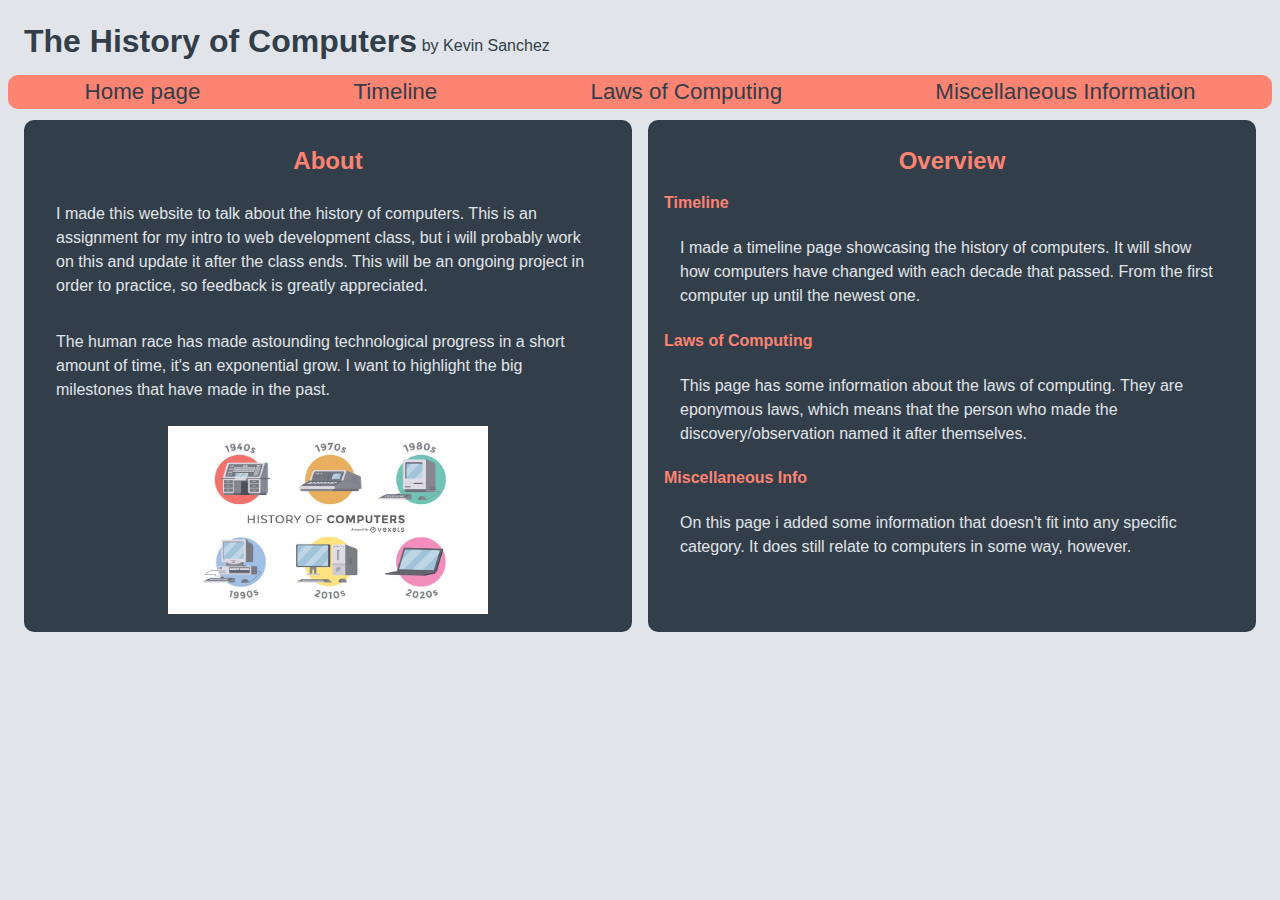
<file: index.html>
<!DOCTYPE html>
<html lang="en">
  <head>
    <meta charset="UTF-8" />
    <meta http-equiv="X-UA-Compatible" content="IE=edge" />
    <meta name="viewport" content="width=device-width, initial-scale=1.0" />
    <title>The History of Computers</title>
    <link rel="stylesheet" href="stylesheet.css" />
  </head>
  <body>
    <div class="header">
      <h1>The History of Computers</h1>
      <p class="name">by Kevin Sanchez</p>
    </div>
    <nav>
      <ul>
        <li><a href="index.html">Home page</a></li>
        <li><a href="timeline.html">Timeline</a></li>
        <li><a href="computinglaws.html">Laws of Computing</a></li>
        <li><a href="MiscInfo.html">Miscellaneous Information</a></li>
      </ul>
    </nav>

    <section id="container">
      <!-- Left box -->
      <div id="left-box">
        <h2>About</h2>
        <p>
          I made this website to talk about the history of computers. This is an
          assignment for my intro to web development class, but i will probably
          work on this and update it after the class ends. This will be an
          ongoing project in order to practice, so feedback is greatly
          appreciated.
        </p>
        <p>
          The human race has made astounding technological progress in a short
          amount of time, it's an exponential grow. I want to highlight the big
          milestones that have made in the past.
        </p>
        <img src="images/computer-history.jpg" alt="computers" />
      </div>

      <!-- right box -->
      <div id="right-box">
        <h2 id="overview">Overview</h2>
        <div>
          <h4>Timeline</h4>
          <p>
            I made a timeline page showcasing the history of computers. It will
            show how computers have changed with each decade that passed. From
            the first computer up until the newest one.
          </p>
        </div>
        <div>
          <h4>Laws of Computing</h4>
          <p>
            This page has some information about the laws of computing. They are
            eponymous laws, which means that the person who made the
            discovery/observation named it after themselves.
          </p>
        </div>
        <div>
          <h4>Miscellaneous Info</h4>
          <p>
            On this page i added some information that doesn't fit into any
            specific category. It does still relate to computers in some way,
            however.
          </p>
        </div>
      </div>
    </section>
  </body>
</html>
</file>
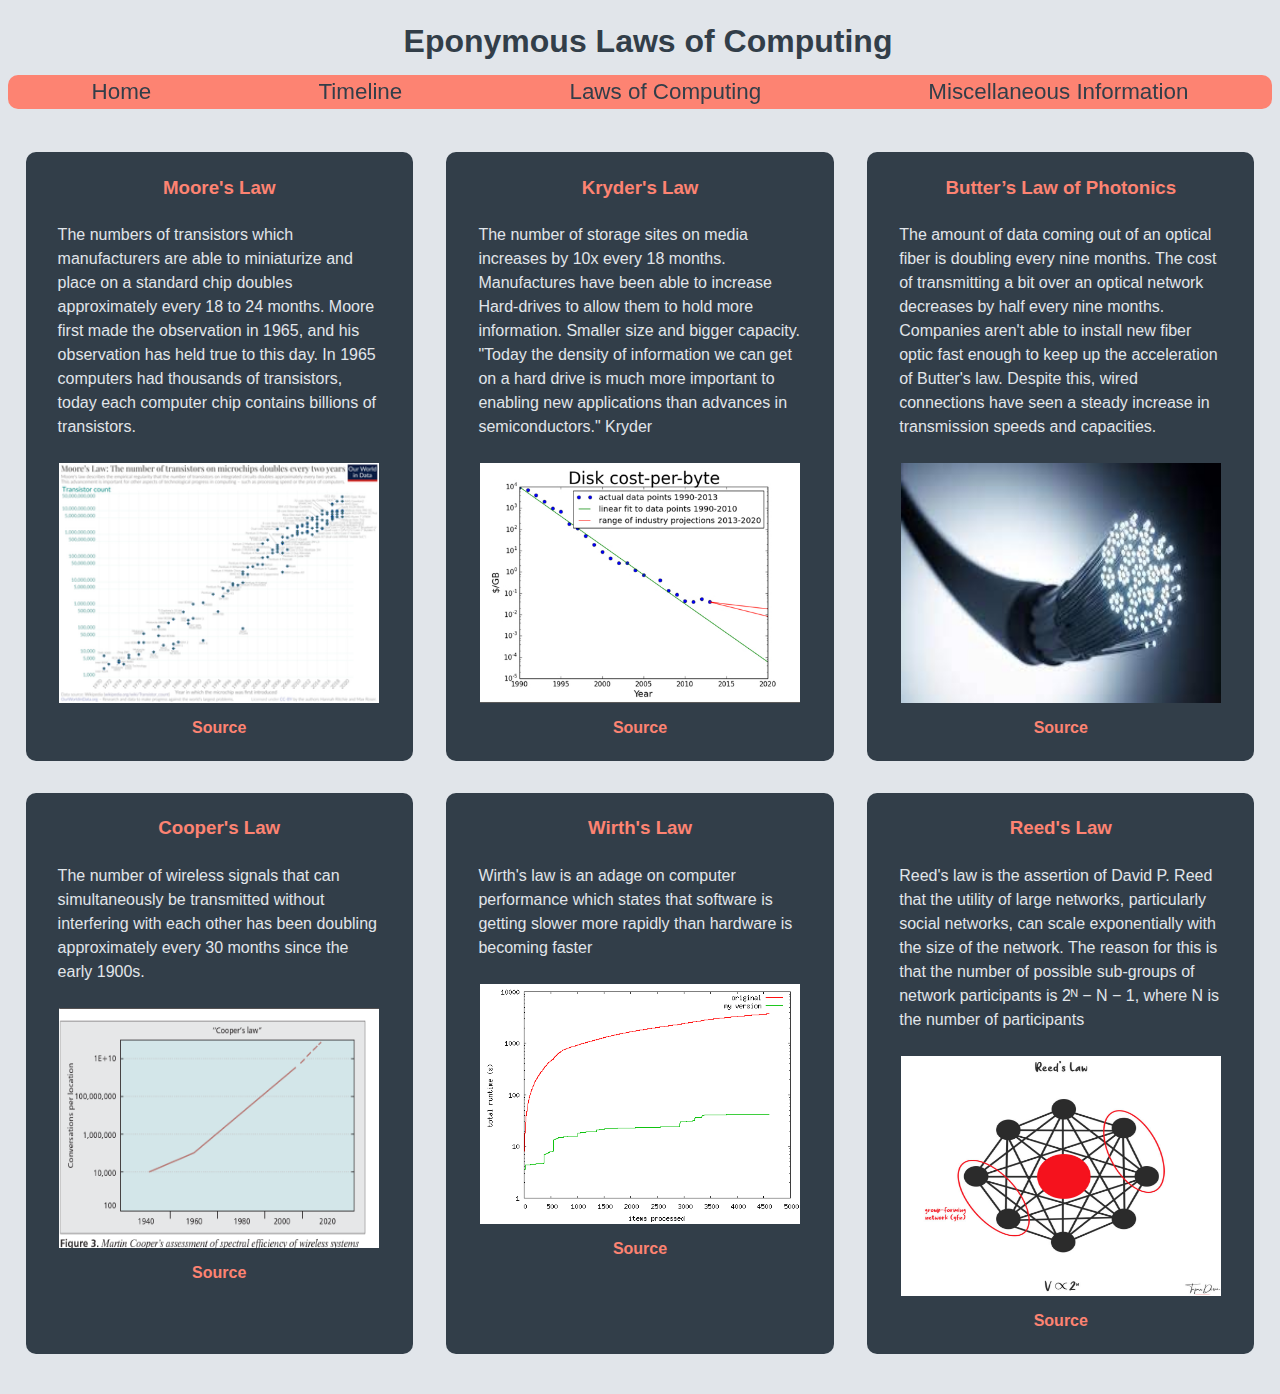
<file: computinglaws.html>
<!DOCTYPE html>
<html lang="en">
  <head>
    <meta charset="UTF-8" />
    <meta http-equiv="X-UA-Compatible" content="IE=edge" />
    <meta name="viewport" content="width=device-width, initial-scale=1.0" />
    <title>The History of Computers</title>
    <link rel="stylesheet" href="stylesheet.css" />
  </head>
  <body>
    <h1 class="top-text">Eponymous Laws of Computing</h1>
    <nav>
      <ul>
        <li><a href="index.html">Home</a></li>
        <li><a href="timeline.html">Timeline</a></li>
        <li><a href="computinglaws.html">Laws of Computing</a></li>
        <li><a href="MiscInfo.html">Miscellaneous Information</a></li>
      </ul>
    </nav>
    <main id="law-container">
      <div class="box">
        <!-- Moore -->
        <h3>Moore's Law</h3>
        <p>
          The numbers of transistors which manufacturers are able to miniaturize
          and place on a standard chip doubles approximately every 18 to 24
          months. Moore first made the observation in 1965, and his observation
          has held true to this day. In 1965 computers had thousands of
          transistors, today each computer chip contains billions of
          transistors.
        </p>
        <img src="images/Moore's_Law.jpg" alt="Graph" />

        <a href="https://digitaldeliverance.com/the-rise/moores-law/"
          ><h4>Source</h4></a
        >
      </div>
      <div class="box">
        <!-- Kryder -->
        <h3>Kryder's Law</h3>
        <p>
          The number of storage sites on media increases by 10x every 18 months.
          Manufactures have been able to increase Hard-drives to allow them to
          hold more information. Smaller size and bigger capacity. "Today the
          density of information we can get on a hard drive is much more
          important to enabling new applications than advances in
          semiconductors." Kryder
        </p>
        <img src="images/kryder_slowdown.jpg" alt="graph" />
        <a href="https://www.scientificamerican.com/article/kryders-law/"
          ><h4>Source</h4></a
        >
      </div>
      <div class="box">
        <!-- Butter -->
        <h3>Butter’s Law of Photonics</h3>
        <p>
          The amount of data coming out of an optical fiber is doubling every
          nine months. The cost of transmitting a bit over an optical network
          decreases by half every nine months. Companies aren't able to install
          new fiber optic fast enough to keep up the acceleration of Butter's
          law. Despite this, wired connections have seen a steady increase in
          transmission speeds and capacities.
        </p>
        <img src="images/fiber-optic.jpg" alt="Fiber Optics" />
        <a href="https://digitaldeliverance.com/the-rise/butters-law/">
          <h4>Source</h4></a
        >
      </div>
      <div class="box">
        <!-- Cooper -->
        <h3>Cooper's Law</h3>
        <p>
          The number of wireless signals that can simultaneously be transmitted
          without interfering with each other has been doubling approximately
          every 30 months since the early 1900s.
        </p>
        <img src="images/cooper-law.png" alt="Graph with line going up" />
        <a href="https://en.wikipedia.org/wiki/Martin_Cooper_(inventor)"
          ><h4>Source</h4></a
        >
      </div>
      <div class="box">
        <!-- Wirth -->
        <h3>Wirth's Law</h3>
        <p>
          Wirth's law is an adage on computer performance which states that
          software is getting slower more rapidly than hardware is becoming
          faster
        </p>
        <img src="images/wirth-law.png" alt="graph of two lines" />
        <a href="https://en.wikipedia.org/wiki/Wirth%27s_law"
          ><h4>Source</h4></a
        >
      </div>
      <div class="box">
        <!-- Reed -->
        <h3>Reed's Law</h3>
        <p>
          Reed's law is the assertion of David P. Reed that the utility of large
          networks, particularly social networks, can scale exponentially with
          the size of the network. The reason for this is that the number of
          possible sub-groups of network participants is 2ᴺ − N − 1, where N is
          the number of participants
        </p>
        <img
          src="images/Reeds-Law.jpg"
          alt="diagram of networks interconnecting"
        />
        <a href="https://en.wikipedia.org/wiki/Reed%27s_law"><h4>Source</h4></a>
      </div>
    </main>
  </body>
</html>
</file>
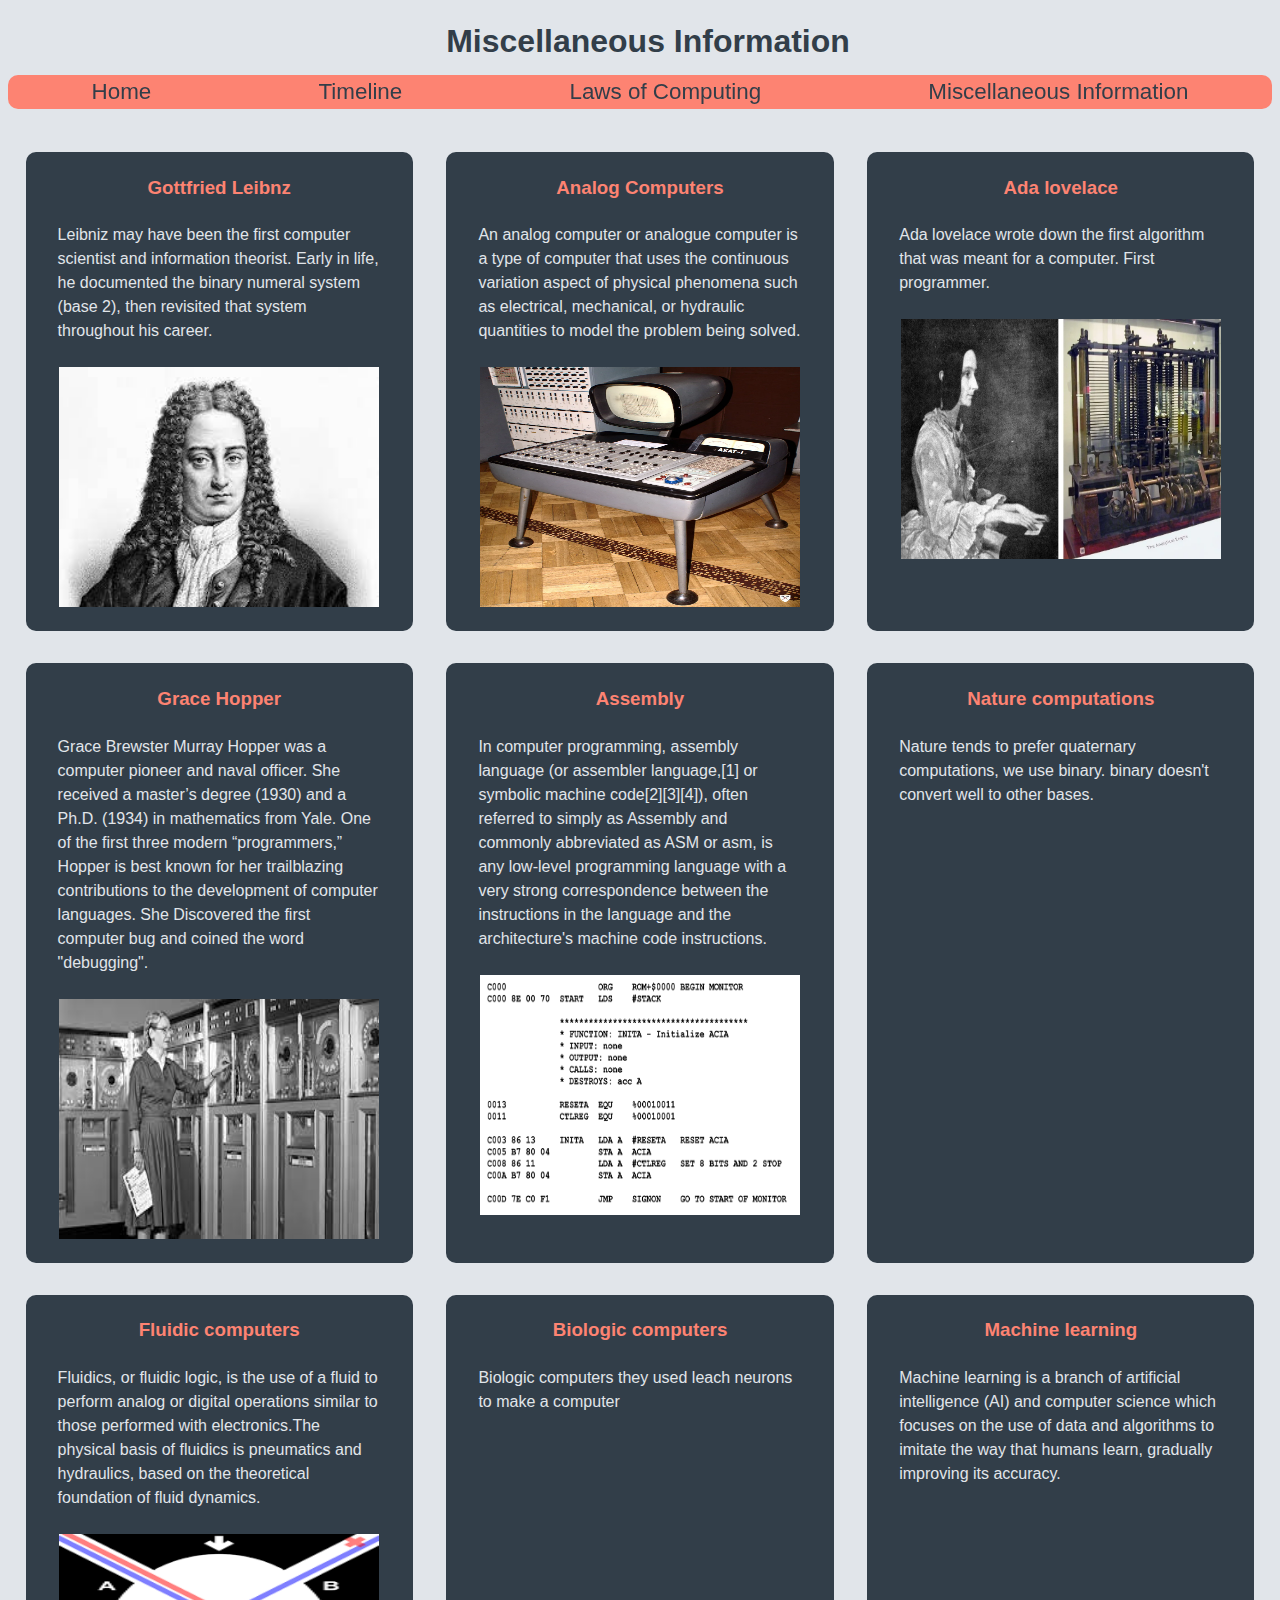
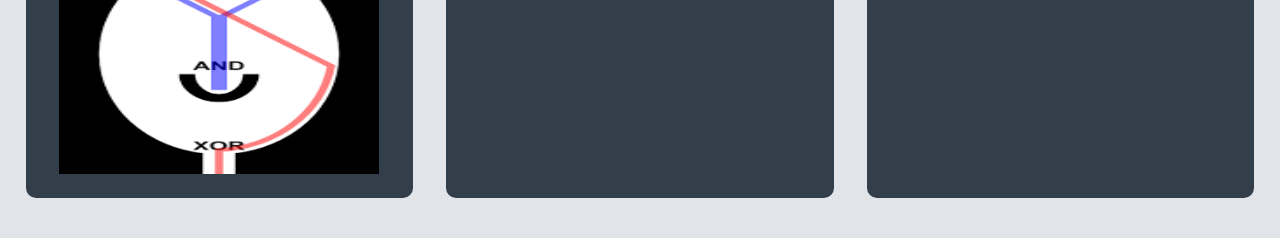
<file: MiscInfo.html>
<!DOCTYPE html>
<html lang="en">
  <head>
    <meta charset="UTF-8" />
    <meta http-equiv="X-UA-Compatible" content="IE=edge" />
    <meta name="viewport" content="width=device-width, initial-scale=1.0" />
    <title>The History of Computers</title>
    <link rel="stylesheet" href="stylesheet.css" />
  </head>
  <body>
    <h1 class="top-text">Miscellaneous Information</h1>
    <nav>
      <ul>
        <li><a href="index.html">Home</a></li>
        <li><a href="timeline.html">Timeline</a></li>
        <li><a href="computinglaws.html">Laws of Computing</a></li>
        <li><a href="MiscInfo.html">Miscellaneous Information</a></li>
      </ul>
    </nav>
    <section class="info-container">
      <!-- Gottfried Leibnz -->
      <div class="box">
        <h3>Gottfried Leibnz</h3>
        <p>
          Leibniz may have been the first computer scientist and information
          theorist. Early in life, he documented the binary numeral system (base
          2), then revisited that system throughout his career.
        </p>
        <img
          src="images/gottfried.jpg"
          alt="painting of a man with curly long hair"
        />
      </div>
      <!-- Analog Computers -->
      <div class="box">
        <h3>Analog Computers</h3>
        <p>
          An analog computer or analogue computer is a type of computer that
          uses the continuous variation aspect of physical phenomena such as
          electrical, mechanical, or hydraulic quantities to model the problem
          being solved.
        </p>
        <img
          src="images/analog-computer.jpg"
          alt="picture of an analog computer on wheels"
        />
      </div>
      <!-- Ada Lovelace -->
      <div class="box">
        <h3>Ada lovelace</h3>
        <p>
          Ada lovelace wrote down the first algorithm that was meant for a
          computer. First programmer.
        </p>
        <img src="images/ada-n-the-machine.jpg" alt="Ada Lovelace portrait" />
      </div>
      <!-- Grace Hopper -->
      <div class="box">
        <h3>Grace Hopper</h3>
        <p>
          Grace Brewster Murray Hopper was a computer pioneer and naval officer.
          She received a master’s degree (1930) and a Ph.D. (1934) in
          mathematics from Yale. One of the first three modern “programmers,”
          Hopper is best known for her trailblazing contributions to the
          development of computer languages. She Discovered the first computer
          bug and coined the word "debugging".
        </p>
        <img
          src="images/grace-hopper.jpg"
          alt="woman standing in front of machine"
        />
      </div>
      <!-- Assembly computer language -->
      <div class="box">
        <h3>Assembly</h3>
        <p>
          In computer programming, assembly language (or assembler language,[1]
          or symbolic machine code[2][3][4]), often referred to simply as
          Assembly and commonly abbreviated as ASM or asm, is any low-level
          programming language with a very strong correspondence between the
          instructions in the language and the architecture's machine code
          instructions.
        </p>
        <img
          src="images/assembly-language.png"
          alt="pitcute of black text on white background"
        />
      </div>
      <!-- Nature computations -->
      <div class="box">
        <h3>Nature computations</h3>
        <p>
          Nature tends to prefer quaternary computations, we use binary. binary
          doesn't convert well to other bases.
        </p>
      </div>
      <!-- Fluidic Computers -->
      <div class="box">
        <h3>Fluidic computers</h3>
        <p>
          Fluidics, or fluidic logic, is the use of a fluid to perform analog or
          digital operations similar to those performed with electronics.The
          physical basis of fluidics is pneumatics and hydraulics, based on the
          theoretical foundation of fluid dynamics.
        </p>
        <img
          src="images/fluidics.png"
          alt="graph of water moving down a device"
        />
      </div>
      <!-- Biological computers -->
      <div class="box">
        <h3>Biologic computers</h3>
        <p>Biologic computers they used leach neurons to make a computer</p>
      </div>
      <!-- AI -->
      <div class="box">
        <h3>Machine learning</h3>
        <p>
          Machine learning is a branch of artificial intelligence (AI) and
          computer science which focuses on the use of data and algorithms to
          imitate the way that humans learn, gradually improving its accuracy.
        </p>
      </div>
    </section>
  </body>
</html>
</file>
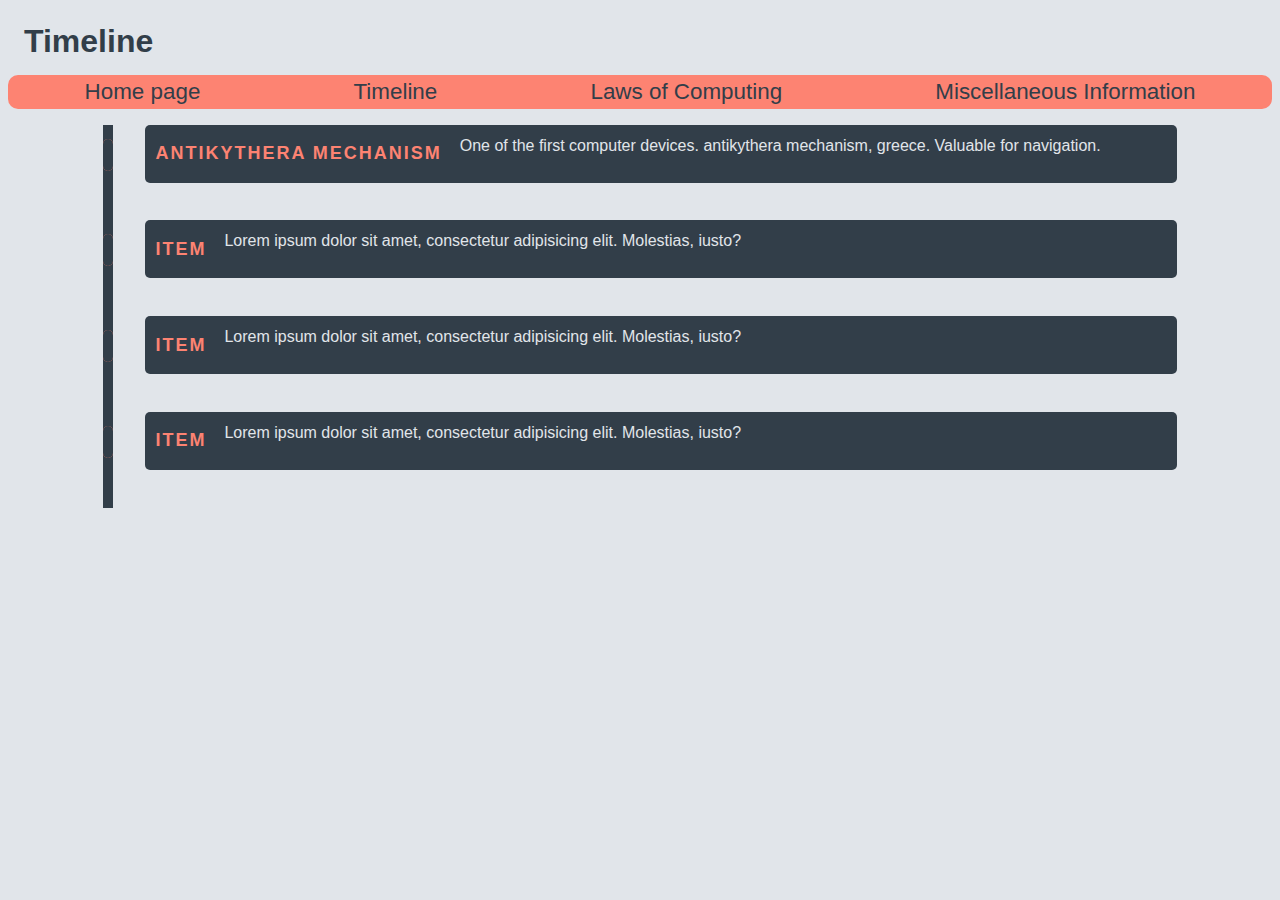
<file: timeline.html>
<!DOCTYPE html>
<html lang="en">
  <head>
    <meta charset="UTF-8" />
    <meta http-equiv="X-UA-Compatible" content="IE=edge" />
    <meta name="viewport" content="width=device-width, initial-scale=1.0" />
    <title>The History of Computers</title>
    <link rel="stylesheet" href="stylesheet.css" />
  </head>
  <body>
    <h1>Timeline</h1>
    <nav>
      <ul>
        <li><a href="index.html">Home page</a></li>
        <li><a href="timeline.html">Timeline</a></li>
        <li><a href="computinglaws.html">Laws of Computing</a></li>
        <li><a href="MiscInfo.html">Miscellaneous Information</a></li>
      </ul>
    </nav>
    <div class="container">
      <div class="timeline">
        <div class="custom"></div>
        <div class="icon">
          <span><i class="fa fa-star"></i></span>
        </div>
        <div class="info">
          <h2>Antikythera mechanism</h2>
          <p>
            One of the first computer devices. antikythera mechanism, greece.
            Valuable for navigation.
          </p>
        </div>
      </div>
      <div class="timeline box-right">
        <div class="custom"></div>
        <div class="icon">
          <span><i class="fa fa-star"></i></span>
        </div>
        <div class="info">
          <h2>Item</h2>
          <p>
            Lorem ipsum dolor sit amet, consectetur adipisicing elit. Molestias,
            iusto?
          </p>
        </div>
      </div>
      <div class="timeline">
        <div class="custom"></div>
        <div class="icon">
          <span><i class="fa fa-star"></i></span>
        </div>
        <div class="info">
          <h2>Item</h2>
          <p>
            Lorem ipsum dolor sit amet, consectetur adipisicing elit. Molestias,
            iusto?
          </p>
        </div>
      </div>
      <div class="timeline box-right">
        <div class="custom"></div>
        <div class="icon">
          <span><i class="fa fa-star"></i></span>
        </div>
        <div class="info">
          <h2>Item</h2>
          <p>
            Lorem ipsum dolor sit amet, consectetur adipisicing elit. Molestias,
            iusto?
          </p>
        </div>
      </div>
    </div>
  </body>
</html>
</file>
<file: stylesheet.css>
/* Style Stage colors & designs */
:root {
  --font-base: "Cabin", sans-serif;
  --font-display: "Roboto Condensed", sans-serif;
  --color-dark: #0b0809;
  --color-light: #e1e5ea;
  --color-primary: #323e49;
  --color-secondary: #fd8372;
  --color-tertiary: #feeb2d;
  --color-quaternary: #90b8d0;
}

/* Everything Else */

body {
  background: var(--color-light);
  /* color: var(--color-dark); */
  line-height: 1.5;
  font-size: var(--size-400);
  font-family: var(--font-base);
}

h1 {
  color: var(--color-primary);
  font-weight: 700;
  font-family: var(--font-display);
  line-height: 1.1;
  padding: 0.5em 0 0.5em 0.5em;
  margin: 0;
}

.name {
  color: var(--color-primary);
  padding-left: 0;
  margin: 0;
  justify-content: center;
  align-items: center;
  padding-left: 0.3em;
  padding-bottom: 0.5em;
}

.header {
  display: flex;
  flex-direction: row;
  align-items: center;
}

.top-text {
  display: flex;
  flex-direction: column;
  align-items: center;
}

h2,
h3,
h4 {
  color: var(--color-secondary);
  font-weight: 700;
  font-family: var(--font-display);
  padding: 0.3em 0;
  margin: 0;
}

nav {
  position: sticky;
  top: 0em;
  left: 0em;
  width: 100%;
  z-index: 1;
}

ul {
  font-size: 140%;
  list-style-type: none;
  padding: 0;
  display: flex;
  justify-content: space-around;
  overflow: hidden;
  background-color: var(--color-secondary);
  margin-top: 0;
  margin-bottom: 0.5em;
  border-radius: 10px;
}

a {
  text-decoration: none;
  color: var(--color-primary);
}

a:hover {
  background-color: var(--color-primary);
  color: var(--color-secondary);
}

li {
  list-style: none;
}

/* Main Page */
#container {
  display: flex;
  flex-direction: row;
  margin: auto 1em;
}

#left-box {
  display: flex;
  flex-direction: column;
  justify-content: flex-start;
  align-items: center;
  background-color: var(--color-primary);
  flex: 1;
  margin-right: 1em;
  height: 30em;
  padding: 1em;
  border-radius: 10px;
}

#right-box {
  display: flex;
  flex-direction: column;
  background-color: var(--color-primary);
  flex: 1;
  height: 30em;
  padding: 1em;
  border-radius: 10px;
}

#overview {
  text-align: center;
}

p {
  padding: 1em;
  color: var(--color-light);
  font-family: var(--font-base);
  margin: 0;
}

.overview {
  background-color: var(--color-primary);
}

img {
  margin: 0.5em;
  width: 20em;
  height: 15em;
}

/* Timeline page */

.container {
  display: flex;
  flex-wrap: wrap;
  margin: 1em auto;
}
.timeline {
  display: flex;
  flex-wrap: nowrap;
  justify-content: center;
  width: 100%;
}
.icon {
  /* display: flex; */
  background: linear-gradient(
    to right,
    var(--color-primary),
    var(--color-primary),
    var(--color-primary),
    var(--color-primary)
  );
  order: 2;
  text-align: center;
  color: var(--color-light);
  /* font-size: 28px; */
  flex-basis: 0.001em;
  /* border-left: solid var(--color-primary); */
}

/* Couldn't quite figure out how to add the dots */
.icon > span {
  font-size: 20px;
  margin: auto;
  background: var(--color-secondary);
  border-radius: 50px;
  width: 2em;
  height: 2em;
  line-height: 60px;
  border: 5px solid var(--color-primary);
}

.info {
  display: flex;
  flex-direction: row;
  padding: 10px;
  border-radius: 5px;
  color: var(--color-light);
  order: 3;
  width: 80%;
  padding-left: 10px;
  background: var(--color-primary);
  transition: all 0.6s ease;
  margin-left: 2em;
}
.info:hover {
  background-color: #535f6a;
}
.info {
  margin-bottom: 3%;
}
.info h2 {
  padding-right: 1em;
  margin: 0;
  font-size: 18px;
  text-transform: uppercase;
  letter-spacing: 2px;
}
.info p {
  line-height: 1.4;
  padding: 0;
}

.timeline-img {
  width: 15em;
  height: 10em;
}

/* Laws of Computing page */

#law-container {
  display: flex;
  flex-wrap: wrap;
  justify-content: space-evenly;
  padding: 1em 0;
}

.box {
  display: flex;
  flex-direction: column;
  align-items: center;
  justify-content: flex-start;
  background-color: var(--color-primary);
  color: var(--color-light);
  padding: 1em;
  margin: 1em;
  max-width: 22.2em;
  border-radius: 10px;
}

/* MiscInfo */

.info-container {
  display: flex;
  flex-wrap: wrap;
  justify-content: space-evenly;
  padding: 1em 0;
}
</file>
